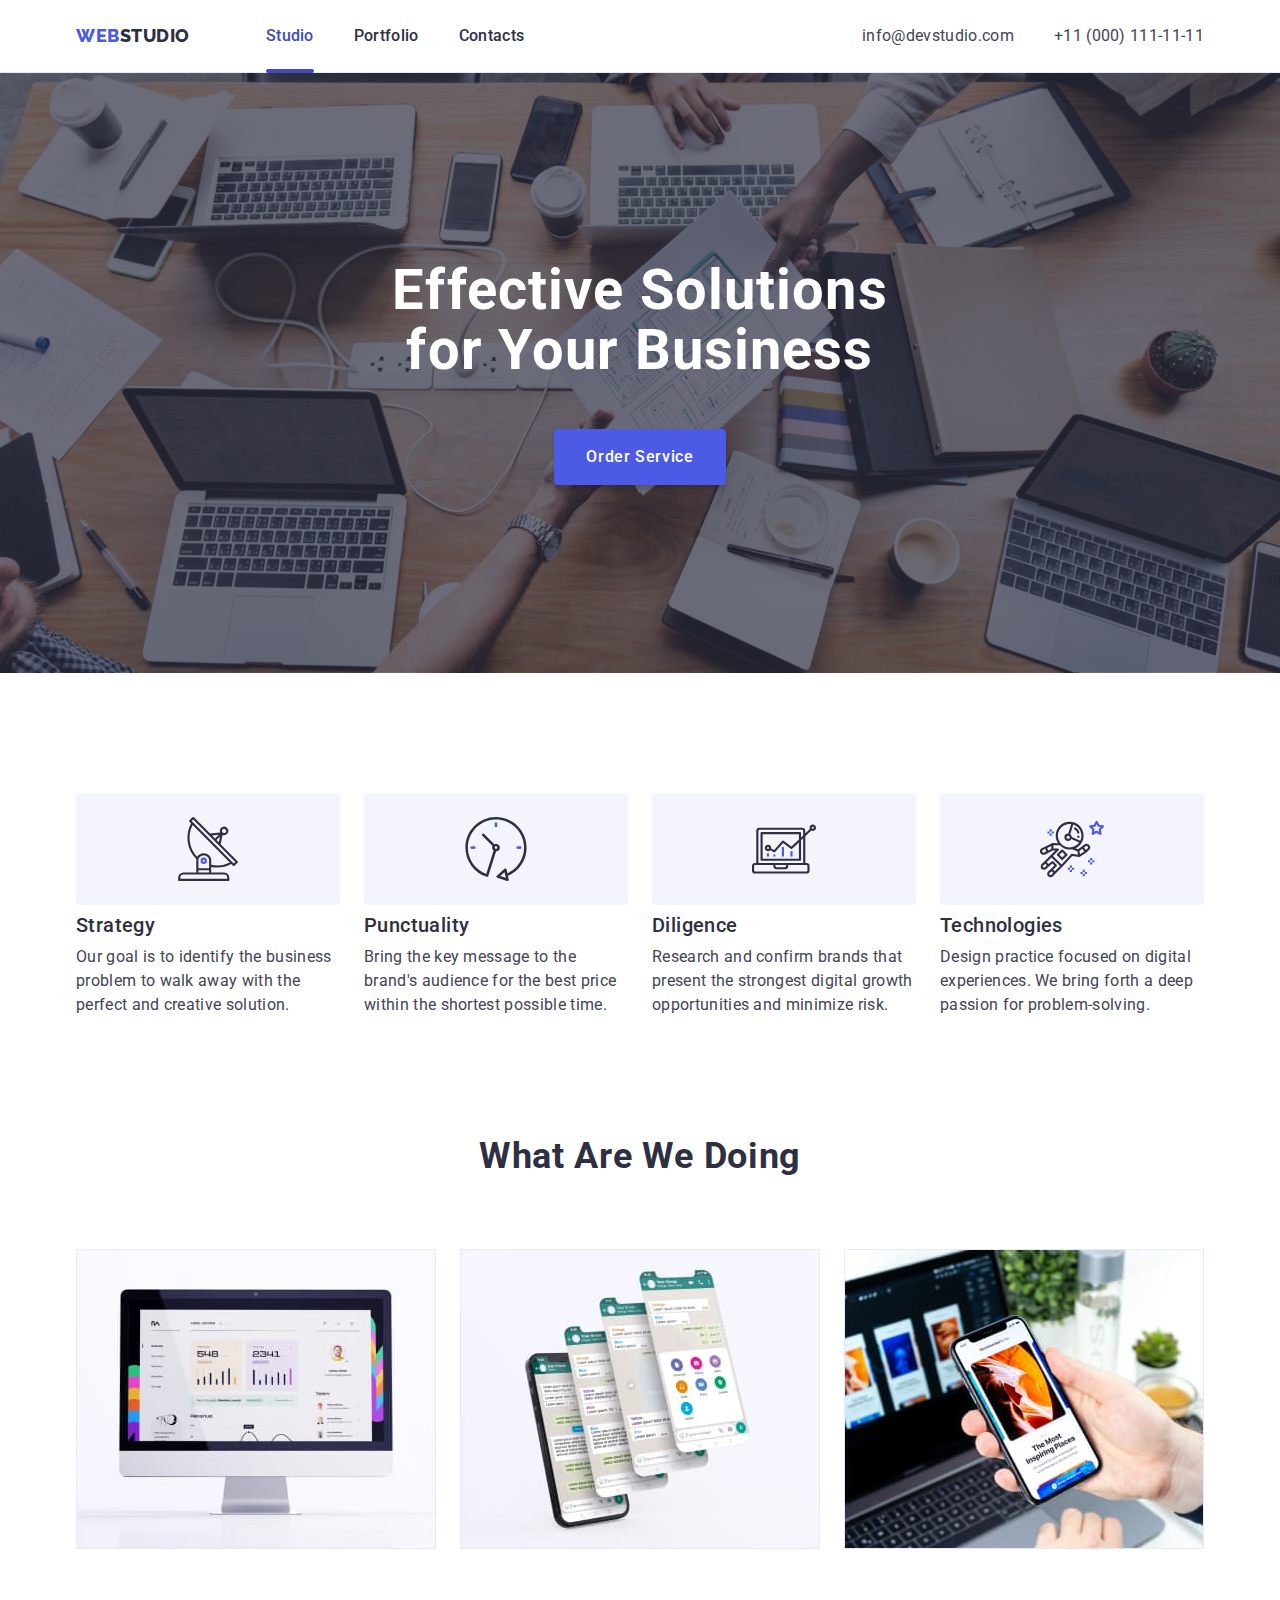
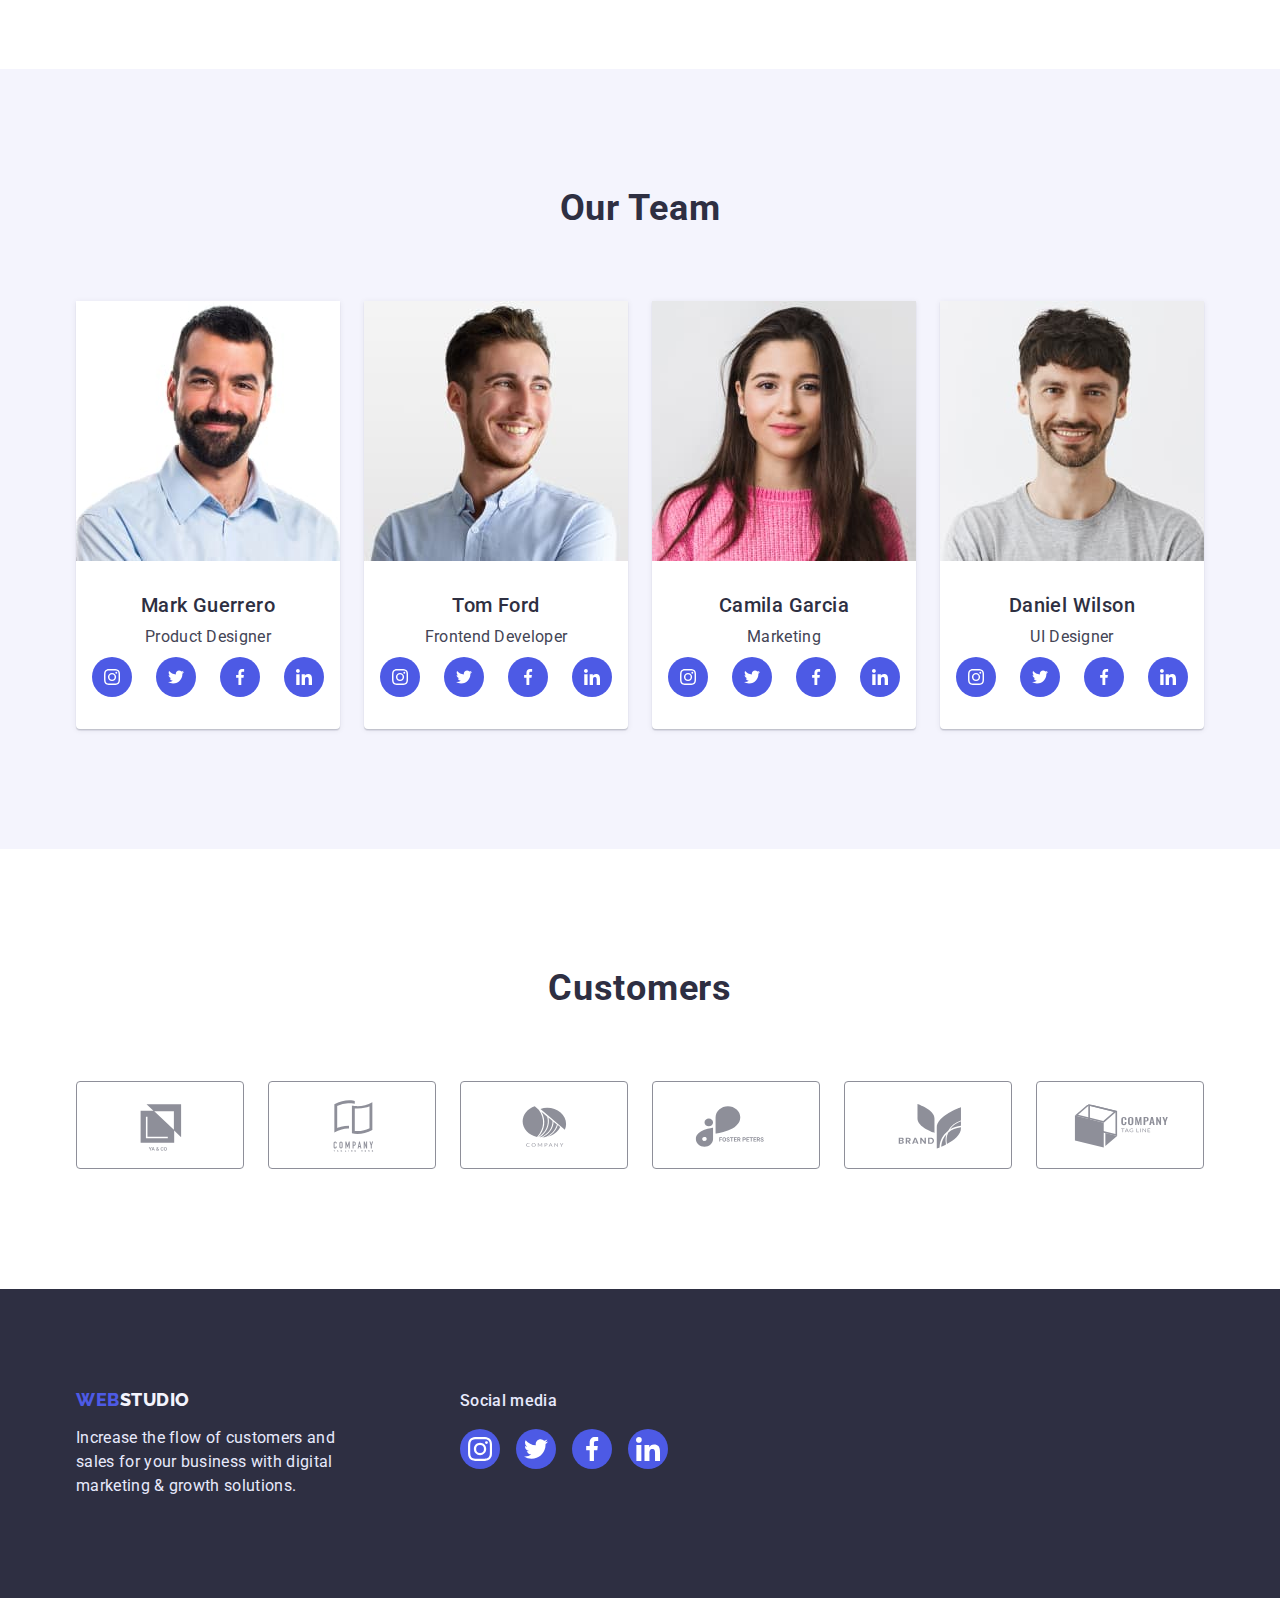
<file: index.html>
<!DOCTYPE html>
<html lang="en">
  <head>
    <meta charset="UTF-8" />
    <meta http-equiv="X-UA-Compatible" content="IE=edge" />
    <meta name="viewport" content="width=device-width, initial-scale=1.0" />
    <title>Студія</title>
    <link rel="preconnect" href="https://fonts.googleapis.com" />
    <link rel="preconnect" href="https://fonts.gstatic.com" crossorigin />
    <link
      href="https://fonts.googleapis.com/css2?family=Raleway:wght@800&family=Roboto:wght@400;500;700;900&display=swap"
      rel="stylesheet"
    />
    <link
      rel="stylesheet"
      href="https://cdnjs.cloudflare.com/ajax/libs/modern-normalize/1.1.0/modern-normalize.min.css"
    />
    <link rel="stylesheet" href="./css/styles.css" />
  </head>
  <body>
    <!---------------------------------- Шапка ------------------------------------------>
    <header class="header shadow-port-head">
      <div class="container header-container">
        <nav class="nav">
          <a class="logo link">Web<span class="studio">Studio</span></a>

          <ul class="nav-menu list">
            <li class="nav-item">
              <a class="nav-link current link" href="./index.html">Studio</a>
            </li>

            <li class="nav-item">
              <a class="nav-link link" href="./portfolio.html">Portfolio</a>
            </li>
            <li class="nav-item">
              <a class="nav-link link" href="">Contacts</a>
            </li>
          </ul>
        </nav>

        <address class="address">
          <ul class="address-list list">
            <li class="address-items">
              <a class="address-item link" href="mailto:info@devstudio.com"
                >info@devstudio.com</a
              >
            </li>
            <li class="address-items">
              <a class="address-item link" href="tel:+110001111111"
                >+11 (000) 111-11-11</a
              >
            </li>
          </ul>
        </address>
      </div>
    </header>
    <!-------------------------------Головна частина-------------------------------------->
    <main>
      <section class="hero hero-wrap">
        <div class="container">
          <h1 class="hero-title">Effective Solutions for Your Business</h1>

          <button class="hero-button" data-modal-open type="button">
            Order Service
          </button>
        </div>
      </section>
      <section class="solutions section">
        <div class="container">
          <h2 class="solutions-titel visually-hidden">Effective Solutions</h2>
          <ul class="solutions-text-list list">
            <li class="solutions-text-item icon-anten">
              <h3 class="solutions-text-title">Strategy</h3>
              <p class="solutions-text">
                Our goal is to identify the business problem to walk away with
                the perfect and creative solution.
              </p>
            </li>
            <li class="solutions-text-item icon-clock">
              <h3 class="solutions-text-title">Punctuality</h3>
              <p class="solutions-text">
                Bring the key message to the brand's audience for the best price
                within the shortest possible time.
              </p>
            </li>
            <li class="solutions-text-item icon-diagram">
              <h3 class="solutions-text-title">Diligence</h3>
              <p class="solutions-text">
                Research and confirm brands that present the strongest digital
                growth opportunities and minimize risk.
              </p>
            </li>
            <li class="solutions-text-item icon-astronaut">
              <h3 class="solutions-text-title">Technologies</h3>
              <p class="solutions-text">
                Design practice focused on digital experiences. We bring forth a
                deep passion for problem-solving.
              </p>
            </li>
          </ul>
        </div>
      </section>
      <section class="example section">
        <div class="container">
          <h2 class="title title-container">What are we doing</h2>
          <ul class="example-list list">
            <li class="example-item">
              <img
                src="./images/img-1.jpg"
                alt="monitor display"
                width="360"
                height="300"
              />
            </li>
            <li class="example-item">
              <img
                src="./images/img-2.jpg"
                alt="visualization app"
                width="360"
                height="300"
              />
            </li>
            <li class="example-item">
              <img
                src="./images/img-3.jpg"
                alt="computer and phone"
                width="360"
                height="300"
              />
            </li>
          </ul>
        </div>
      </section>
      <section class="section team">
        <div class="container">
          <h2 class="title title-container">Our Team</h2>
          <ul class="team-list list">
            <li class="team-card">
              <img
                src="./images/mark.jpg"
                alt="team foto"
                width="264"
                height="260"
              />
              <div class="container-team-card">
                <h3 class="team-name">Mark Guerrero</h3>
                <p class="team-text">Product Designer</p>
                <ul class="team-soc-list list">
                  <li class="team-soc-item">
                    <a class="team-soc-link" href="">
                      <svg width="16" height="16" class="team-soc-icon">
                        <use href="./images/icons2.svg#icon-instagram"></use>
                      </svg>
                    </a>
                  </li>
                  <li class="team-soc-item">
                    <a class="team-soc-link" href="">
                      <svg width="16" height="16" class="team-soc-icon">
                        <use href="./images/icons2.svg#icon-twitter"></use>
                      </svg>
                    </a>
                  </li>
                  <li class="team-soc-item">
                    <a class="team-soc-link" href="">
                      <svg width="16" height="16" class="team-soc-icon">
                        <use href="./images/icons2.svg#icon-facebook"></use>
                      </svg>
                    </a>
                  </li>
                  <li class="team-soc-item">
                    <a class="team-soc-link" href="">
                      <svg width="16" height="16" class="team-soc-icon">
                        <use href="./images/icons2.svg#icon-linkedin"></use>
                      </svg>
                    </a>
                  </li>
                </ul>
              </div>
            </li>
            <li class="team-card">
              <img
                src="./images/tom.jpg"
                alt="team foto"
                width="264"
                height="260"
              />
              <div class="container-team-card">
                <h3 class="team-name">Tom Ford</h3>
                <p class="team-text">Frontend Developer</p>
                <ul class="team-soc-list list">
                  <li class="team-soc-item">
                    <a class="team-soc-link" href="">
                      <svg width="16" height="16" class="team-soc-icon">
                        <use href="./images/icons2.svg#icon-instagram"></use>
                      </svg>
                    </a>
                  </li>
                  <li class="team-soc-item">
                    <a class="team-soc-link" href="">
                      <svg width="16" height="16" class="team-soc-icon">
                        <use href="./images/icons2.svg#icon-twitter"></use>
                      </svg>
                    </a>
                  </li>
                  <li class="team-soc-item">
                    <a class="team-soc-link" href="">
                      <svg width="16" height="16" class="team-soc-icon">
                        <use href="./images/icons2.svg#icon-facebook"></use>
                      </svg>
                    </a>
                  </li>
                  <li class="team-soc-item">
                    <a class="team-soc-link" href="">
                      <svg width="16" height="16" class="team-soc-icon">
                        <use href="./images/icons2.svg#icon-linkedin"></use>
                      </svg>
                    </a>
                  </li>
                </ul>
              </div>
            </li>
            <li class="team-card">
              <img
                src="./images/camila.jpg"
                alt="team foto"
                width="264"
                height="260"
              />
              <div class="container-team-card">
                <h3 class="team-name">Camila Garcia</h3>
                <p class="team-text">Marketing</p>
                <ul class="team-soc-list list">
                  <li class="team-soc-item">
                    <a class="team-soc-link" href="">
                      <svg width="16" height="16" class="team-soc-icon">
                        <use href="./images/icons2.svg#icon-instagram"></use>
                      </svg>
                    </a>
                  </li>
                  <li class="team-soc-item">
                    <a class="team-soc-link" href="">
                      <svg width="16" height="16" class="team-soc-icon">
                        <use href="./images/icons2.svg#icon-twitter"></use>
                      </svg>
                    </a>
                  </li>
                  <li class="team-soc-item">
                    <a class="team-soc-link" href="">
                      <svg width="16" height="16" class="team-soc-icon">
                        <use href="./images/icons2.svg#icon-facebook"></use>
                      </svg>
                    </a>
                  </li>
                  <li class="team-soc-item">
                    <a class="team-soc-link" href="">
                      <svg width="16" height="16" class="team-soc-icon">
                        <use href="./images/icons2.svg#icon-linkedin"></use>
                      </svg>
                    </a>
                  </li>
                </ul>
              </div>
            </li>
            <li class="team-card">
              <img
                src="./images/daniel.jpg"
                alt="team foto"
                width="264"
                height="260"
              />
              <div class="container-team-card">
                <h3 class="team-name">Daniel Wilson</h3>
                <p class="team-text">UI Designer</p>
                <ul class="team-soc-list list">
                  <li class="team-soc-item">
                    <a class="team-soc-link" href="">
                      <svg width="16" height="16" class="team-soc-icon">
                        <use href="./images/icons2.svg#icon-instagram"></use>
                      </svg>
                    </a>
                  </li>
                  <li class="team-soc-item">
                    <a class="team-soc-link" href="">
                      <svg width="16" height="16" class="team-soc-icon">
                        <use href="./images/icons2.svg#icon-twitter"></use>
                      </svg>
                    </a>
                  </li>
                  <li class="team-soc-item">
                    <a class="team-soc-link" href="">
                      <svg width="16" height="16" class="team-soc-icon">
                        <use href="./images/icons2.svg#icon-facebook"></use>
                      </svg>
                    </a>
                  </li>
                  <li class="team-soc-item">
                    <a class="team-soc-link" href="">
                      <svg width="16" height="16" class="team-soc-icon">
                        <use href="./images/icons2.svg#icon-linkedin"></use>
                      </svg>
                    </a>
                  </li>
                </ul>
              </div>
            </li>
          </ul>
        </div>
      </section>
      <!---------------------------Клієнти------------------------------------->
      <section class="section">
        <div class="container">
          <h2 class="title title-customers">Customers</h2>
          <ul class="customers-list list">
            <li class="customers-list-item">
              <a class="customers-link link" href=""
                ><svg width="104" height="56" class="customers-icon">
                  <use href="./images/icons2.svg#icon-ya"></use>
                </svg>
              </a>
            </li>
            <li class="customers-list-item">
              <a class="customers-link" href=""
                ><svg width="104" height="56" class="customers-icon">
                  <use href="./images/icons2.svg#icon-here-company"></use>
                </svg>
              </a>
            </li>
            <li class="customers-list-item">
              <a class="customers-link" href=""
                ><svg width="104" height="56" class="customers-icon">
                  <use href="./images/icons2.svg#icon-company"></use>
                </svg>
              </a>
            </li>
            <li class="customers-list-item">
              <a class="customers-link" href=""
                ><svg width="104" height="56" class="customers-icon">
                  <use href="./images/icons2.svg#icon-foster"></use>
                </svg>
              </a>
            </li>
            <li class="customers-list-item">
              <a class="customers-link" href=""
                ><svg width="104" height="56" class="customers-icon">
                  <use href="./images/icons2.svg#icon-brand"></use>
                </svg>
              </a>
            </li>
            <li class="customers-list-item">
              <a class="customers-link" href=""
                ><svg width="104" height="56" class="customers-icon">
                  <use href="./images/icons2.svg#icon-tag-line"></use>
                </svg>
              </a>
            </li>
          </ul>
        </div>
      </section>
    </main>
    <!------------------------------Підвал----------------------------------->
    <footer class="footer">
      <div class="container footer-container">
        <div class="footer-logo-container">
          <a class="footer-logo link"
            >Web<span class="footer-studio">Studio</span></a
          >
          <p class="footer-text">
            Increase the flow of customers and sales for your business with
            digital marketing & growth solutions.
          </p>
        </div>
        <div class="footer-soc-container">
          <h2 class="footer-soc-titel">Social media</h2>
          <ul class="footer-soc-list list">
            <li class="footer-soc-item">
              <a class="footer-soc-link" href="">
                <svg width="24" height="24" class="footer-soc-icon">
                  <use href="./images/icons2.svg#icon-instagram"></use>
                </svg>
              </a>
            </li>
            <li class="footer-soc-item">
              <a class="footer-soc-link" href="">
                <svg width="24" height="24" class="footer-soc-icon">
                  <use href="./images/icons2.svg#icon-twitter"></use>
                </svg>
              </a>
            </li>
            <li class="footer-soc-item">
              <a class="footer-soc-link" href="">
                <svg width="24" height="24" class="footer-soc-icon">
                  <use href="./images/icons2.svg#icon-facebook"></use>
                </svg>
              </a>
            </li>
            <li class="footer-soc-item">
              <a class="footer-soc-link" href="">
                <svg width="24" height="24" class="footer-soc-icon">
                  <use href="./images/icons2.svg#icon-linkedin"></use>
                </svg>
              </a>
            </li>
          </ul>
        </div>
      </div>
    </footer>
    <div class="backdrop is-hidden" data-modal>
      <div class="modal">
        <button type="button" data-modal-close class="modal-close">
          <svg width="8" height="8" class="close-icon">
            <use href="./images/icons2.svg#icon-close"></use>
          </svg>
        </button>
      </div>
    </div>
    <script src="./js/modal.js"></script>
  </body>
</html>
</file>
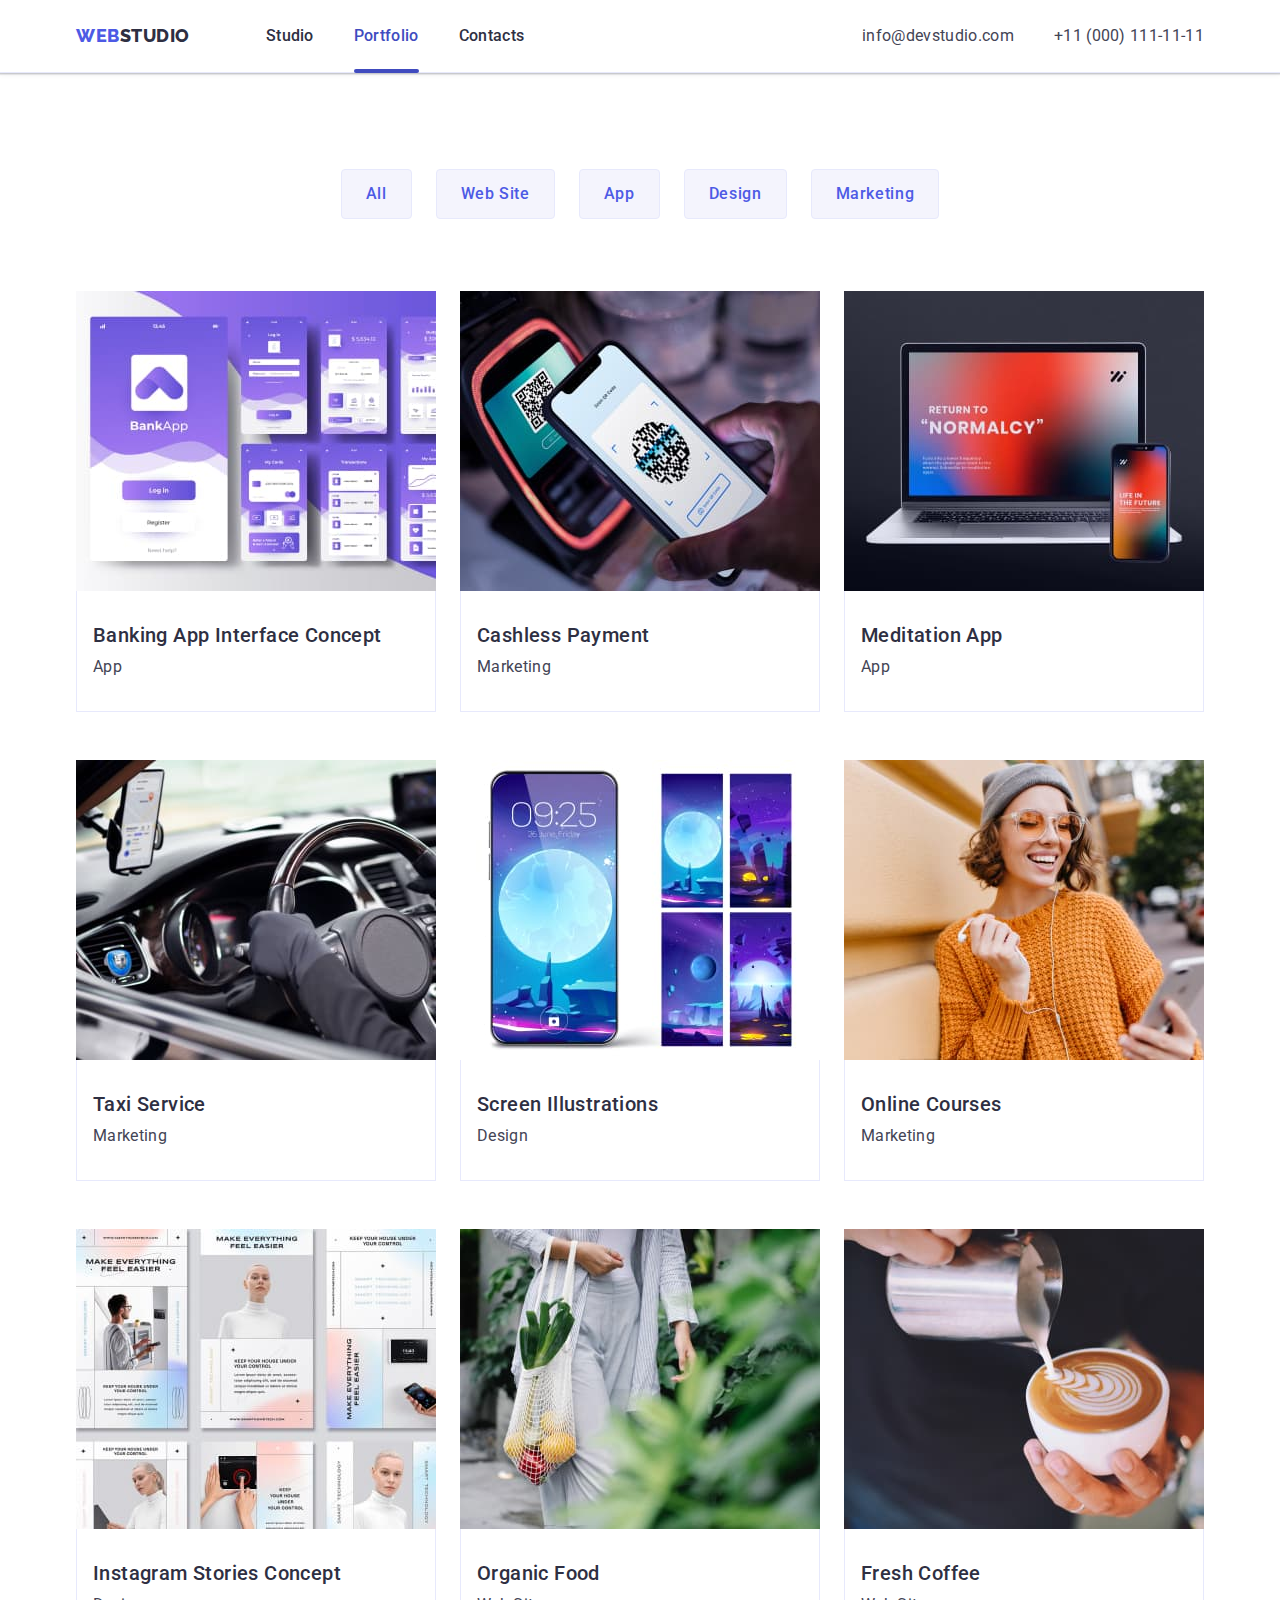
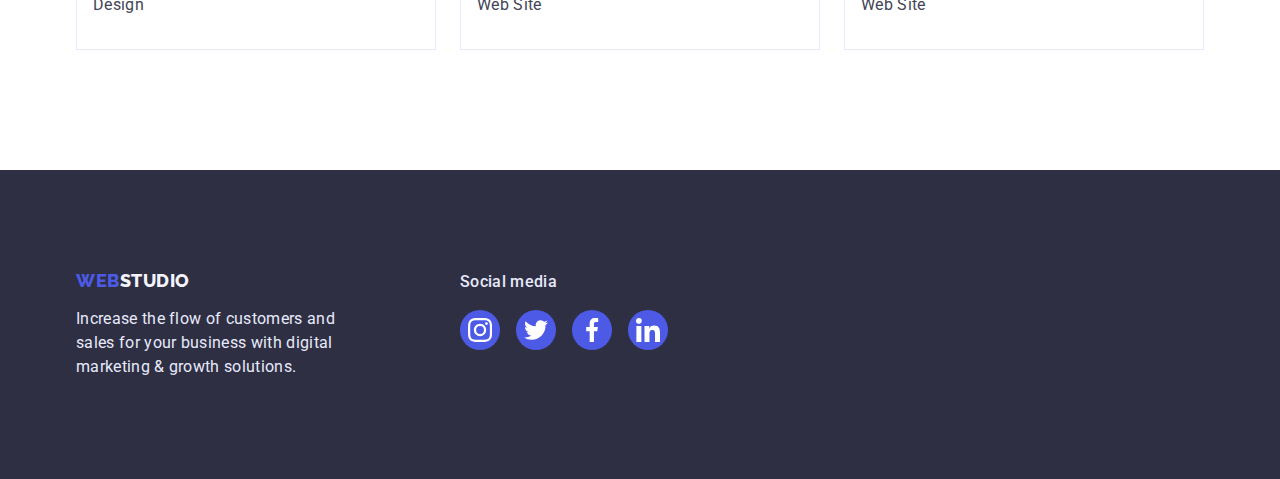
<file: portfolio.html>
<!DOCTYPE html>
<html lang="en">
  <head>
    <meta charset="UTF-8" />
    <meta http-equiv="X-UA-Compatible" content="IE=edge" />
    <meta name="viewport" content="width=device-width, initial-scale=1.0" />
    <title>Портфоліо</title>
    <link rel="preconnect" href="https://fonts.googleapis.com" />
    <link rel="preconnect" href="https://fonts.gstatic.com" crossorigin />
    <link
      href="https://fonts.googleapis.com/css2?family=Raleway:wght@800&family=Roboto:wght@400;500;700;900&display=swap"
      rel="stylesheet"
    />
    <link
      rel="stylesheet"
      href="https://cdnjs.cloudflare.com/ajax/libs/modern-normalize/1.1.0/modern-normalize.min.css"
    />
    <link rel="stylesheet" href="./css/styles.css" />
  </head>
  <body>
    <!------------------------------ Шапка ------------------------------->
    <header class="header shadow-port-head">
      <div class="container header-container">
        <nav class="nav">
          <a class="logo link">Web<span class="studio">Studio</span></a>

          <ul class="nav-menu list">
            <li class="nav-item">
              <a class="nav-link link" href="./index.html">Studio</a>
            </li>

            <li class="nav-item">
              <a class="nav-link current link" href="./portfolio.html"
                >Portfolio</a
              >
            </li>
            <li class="nav-item">
              <a class="nav-link link" href="">Contacts</a>
            </li>
          </ul>
        </nav>

        <address class="address">
          <ul class="address-list list">
            <li class="address-items">
              <a class="address-item link" href="mailto:info@devstudio.com"
                >info@devstudio.com</a
              >
            </li>
            <li class="address-items">
              <a class="address-item link" href="tel:+110001111111"
                >+11 (000) 111-11-11</a
              >
            </li>
          </ul>
        </address>
      </div>
    </header>
    <!----------------------------------Головна частина---------------------------------->
    <main>
      <section class="samples section">
        <div class="container">
          <h1 class="visually-hidden">our works</h1>
          <ul class="samples-bar list">
            <li class="samples-bar-list">
              <button type="button" class="bar-btn">All</button>
            </li>
            <li class="samples-bar-list">
              <button type="button" class="bar-btn">Web Site</button>
            </li>
            <li class="samples-bar-list">
              <button type="button" class="bar-btn">App</button>
            </li>
            <li class="samples-bar-list">
              <button type="button" class="bar-btn">Design</button>
            </li>
            <li class="samples-bar-list">
              <button type="button" class="bar-btn">Marketing</button>
            </li>
          </ul>
          <ul class="samples-pic list">
            <li class="samples-list">
              <a class="samples-lists link" href="">
                <div class="samples-tumb">
                  <img src="./images/img-port1.jpg" alt="app" width="360" />
                  <p class="samples-tumba-text">
                    14 Stylish and User-Friendly App Design Concepts · Task
                    Manager App · Calorie Tracker App · Exotic Fruit Ecommerce
                    App · Cloud Storage App
                  </p>
                </div>
                <div class="samples-pic-container">
                  <h2 class="samples-titel">Banking App Interface Concept</h2>
                  <p class="samples-text">App</p>
                </div>
              </a>
            </li>
            <li class="samples-list">
              <a class="samples-lists link" href="">
                <div class="samples-tumb">
                  <img
                    src="./images/img-port2.jpg"
                    alt="phone and pay"
                    width="360"
                  />
                  <p class="samples-tumba-text">
                    14 Stylish and User-Friendly App Design Concepts · Task
                    Manager App · Calorie Tracker App · Exotic Fruit Ecommerce
                    App · Cloud Storage App
                  </p>
                </div>
                <div class="samples-pic-container">
                  <h2 class="samples-titel">Cashless Payment</h2>
                  <p class="samples-text">Marketing</p>
                </div>
              </a>
            </li>
            <li class="samples-list">
              <a class="samples-lists link" href="">
                <div class="samples-tumb">
                  <img
                    src="./images/img-port3.jpg"
                    alt="laptop phone"
                    width="360"
                  />
                  <p class="samples-tumba-text">
                    14 Stylish and User-Friendly App Design Concepts · Task
                    Manager App · Calorie Tracker App · Exotic Fruit Ecommerce
                    App · Cloud Storage App
                  </p>
                </div>
                <div class="samples-pic-container">
                  <h2 class="samples-titel">Meditation App</h2>
                  <p class="samples-text">App</p>
                </div>
              </a>
            </li>
            <li class="samples-list">
              <a class="samples-lists link" href="">
                <div class="samples-tumb">
                  <img
                    src="./images/img-port4.jpg"
                    alt="navigation in the car"
                    width="360"
                  />
                  <p class="samples-tumba-text">
                    14 Stylish and User-Friendly App Design Concepts · Task
                    Manager App · Calorie Tracker App · Exotic Fruit Ecommerce
                    App · Cloud Storage App
                  </p>
                </div>
                <div class="samples-pic-container">
                  <h2 class="samples-titel">Taxi Service</h2>
                  <p class="samples-text">Marketing</p>
                </div>
              </a>
            </li>
            <li class="samples-list">
              <a class="samples-lists link" href="">
                <div class="samples-tumb">
                  <img
                    src="./images/img-port5.jpg"
                    alt="phone illustrations"
                    width="360"
                  />
                  <p class="samples-tumba-text">
                    14 Stylish and User-Friendly App Design Concepts · Task
                    Manager App · Calorie Tracker App · Exotic Fruit Ecommerce
                    App · Cloud Storage App
                  </p>
                </div>
                <div class="samples-pic-container">
                  <h2 class="samples-titel">Screen Illustrations</h2>
                  <p class="samples-text">Design</p>
                </div>
              </a>
            </li>
            <li class="samples-list">
              <a class="samples-lists link" href="">
                <div class="samples-tumb">
                  <img
                    src="./images/img-port6.jpg"
                    alt="smiling girl"
                    width="360"
                  />
                  <p class="samples-tumba-text">
                    14 Stylish and User-Friendly App Design Concepts · Task
                    Manager App · Calorie Tracker App · Exotic Fruit Ecommerce
                    App · Cloud Storage App
                  </p>
                </div>
                <div class="samples-pic-container">
                  <h2 class="samples-titel">Online Courses</h2>
                  <p class="samples-text">Marketing</p>
                </div>
              </a>
            </li>
            <li class="samples-list">
              <a class="samples-lists link" href="">
                <div class="samples-tumb">
                  <img
                    src="./images/img-port7.jpg"
                    alt="story layout"
                    width="360"
                  />
                  <p class="samples-tumba-text">
                    14 Stylish and User-Friendly App Design Concepts · Task
                    Manager App · Calorie Tracker App · Exotic Fruit Ecommerce
                    App · Cloud Storage App
                  </p>
                </div>
                <div class="samples-pic-container">
                  <h2 class="samples-titel">Instagram Stories Concept</h2>
                  <p class="samples-text">Design</p>
                </div>
              </a>
            </li>
            <li class="samples-list">
              <a class="samples-lists link" href="">
                <div class="samples-tumb">
                  <img
                    src="./images/img-port8.jpg"
                    alt="woman with vegetables"
                    width="360"
                  />
                  <p class="samples-tumba-text">
                    14 Stylish and User-Friendly App Design Concepts · Task
                    Manager App · Calorie Tracker App · Exotic Fruit Ecommerce
                    App · Cloud Storage App
                  </p>
                </div>
                <div class="samples-pic-container">
                  <h2 class="samples-titel">Organic Food</h2>
                  <p class="samples-text">Web Site</p>
                </div>
              </a>
            </li>
            <li class="samples-list">
              <a class="samples-lists link" href="">
                <div class="samples-tumb">
                  <img
                    src="./images/img-port9.jpg"
                    alt="makes a cappuccino"
                    width="360"
                  />
                  <p class="samples-tumba-text">
                    14 Stylish and User-Friendly App Design Concepts · Task
                    Manager App · Calorie Tracker App · Exotic Fruit Ecommerce
                    App · Cloud Storage App
                  </p>
                </div>
                <div class="samples-pic-container">
                  <h2 class="samples-titel">Fresh Coffee</h2>
                  <p class="samples-text">Web Site</p>
                </div>
              </a>
            </li>
          </ul>
        </div>
      </section>
    </main>
    <!----------------------------Підвал-------------------------------->
    <footer class="footer">
      <div class="container footer-container">
        <div class="footer-logo-container">
          <a class="footer-logo link"
            >Web<span class="footer-studio">Studio</span></a
          >
          <p class="footer-text">
            Increase the flow of customers and sales for your business with
            digital marketing & growth solutions.
          </p>
        </div>
        <div class="footer-soc-container">
          <h2 class="footer-soc-titel">Social media</h2>
          <ul class="footer-soc-list list">
            <li class="footer-soc-item">
              <a class="footer-soc-link" href="">
                <svg width="24" height="24" class="footer-soc-icon">
                  <use href="./images/icons2.svg#icon-instagram"></use>
                </svg>
              </a>
            </li>
            <li class="footer-soc-item">
              <a class="footer-soc-link" href="">
                <svg width="24" height="24" class="footer-soc-icon">
                  <use href="./images/icons2.svg#icon-twitter"></use>
                </svg>
              </a>
            </li>
            <li class="footer-soc-item">
              <a class="footer-soc-link" href="">
                <svg width="24" height="24" class="footer-soc-icon">
                  <use href="./images/icons2.svg#icon-facebook"></use>
                </svg>
              </a>
            </li>
            <li class="footer-soc-item">
              <a class="footer-soc-link" href="">
                <svg width="24" height="24" class="footer-soc-icon">
                  <use href="./images/icons2.svg#icon-linkedin"></use>
                </svg>
              </a>
            </li>
          </ul>
        </div>
      </div>
    </footer>
  </body>
</html>
</file>
<file: css/styles.css>
:root {
  --background-body-color: #ffffff;
  --primary-text-color: #434455;
  --titel-text-color: #2e2f42;
  --button-text-color: #4d5ae5;
  --button-hover-background: #404bbf;
  --second-background-color: #f4f4fd;
  --footer-text-color: #e7e9fc;
  --custom-color: #8e8f99;
  --bg-gradient: linear-gradient(rgba(46, 47, 66, 0.7), rgba(46, 47, 66, 0.7));
  --modal-bg: #fcfcfc;
}

.list {
  list-style: none;
  margin: 0;
}

p,
h1,
h2,
h3,
h4,
h5,
h6 {
  margin: 0;
}
ul {
  padding-left: 0;
  margin: 0;
}

button {
  cursor: pointer;
}

address {
  font-style: normal;
}

img {
  display: block;
  max-width: 100%;
  height: auto;
}

.visually-hidden {
  position: absolute;
  width: 1px;
  height: 1px;
  margin: -1px;
  border: 0;
  padding: 0;
  white-space: nowrap;
  clip-path: inset(100%);
  clip: rect(0 0 0 0);
  overflow: hidden;
}

/* --------------Тіло сторінки ------------------*/

body {
  margin: 0;
  color: var(--primary-text-color);
  font-family: 'Roboto', sans-serif;
  font-size: 16px;
  line-height: 1.5;
}

.container {
  width: 1158px;
  padding-left: 15px;
  padding-right: 15px;
  margin: 0 auto;
  /* outline: 2px solid tomato; */
  /* background-color: aqua; */
}

.shadow-port-head {
  box-shadow: 0px 2px 1px rgba(46, 47, 66, 0.08),
    0px 1px 1px rgba(46, 47, 66, 0.16), 0px 1px 6px rgba(46, 47, 66, 0.08);
}

.header {
  padding-top: 24px;
  padding-bottom: 24px;
  border-bottom-width: 1px;
  border-bottom-style: solid;
  border-bottom-color: #e7e9fc;
}

.section {
  padding: 120px 0;
}

/*-------------------Логотип--------------------- */

.link {
  text-decoration: none;
}

.logo {
  margin-right: 76px;
  text-transform: uppercase;
  font-family: 'Raleway', sans-serif;
  color: var(--button-text-color);
  font-weight: 800;
  font-size: 18px;
  line-height: 1.17;
  letter-spacing: 0.03em;
}

.studio {
  color: var(--titel-text-color);
}

/*---------------------- Навігація------------------ */
.nav-menu {
  display: flex;
  gap: 40px;
}

.nav {
  display: flex;
  align-items: center;
  margin-right: auto;
}

.header-container {
  display: flex;
  margin-right: auto;
}

.nav-link.current {
  color: var(--button-hover-background);
}

.nav-link:hover,
.nav-link:focus {
  color: var(--button-hover-background);
}

.nav-link {
  display: block;
  position: relative;
  text-decoration: none;
  font-weight: 500;
  letter-spacing: 0.02em;
  line-height: 1.5;
  color: var(--titel-text-color);
  transition-property: color;
  transition-duration: 250ms;
  transition-timing-function: cubic-bezier(0.4, 0, 0.2, 1);
}

.nav-link::after {
  content: '';
  opacity: 0;
  display: block;
  position: absolute;
  bottom: -25px;
  left: 0;
  height: 4px;
  width: 100%;
  background-color: var(--button-hover-background);
  border-radius: 2px;
  transition-property: opacity;
  transition-duration: 250ms;
  transition-timing-function: cubic-bezier(0.4, 0, 0.2, 1);
}

.nav-link:hover::after,
.nav-link:focus::after,
.nav-link.current::after {
  opacity: 1;
}
/*------------------------Адрес ------------------*/

.address-list .address-item:hover,
.address-list .address-item:focus {
  color: var(--button-hover-background);
}

.address-item {
  color: var(--primary-text-color);
  letter-spacing: 0.02em;
  transition-property: color;
  transition-duration: 250ms;
  transition-timing-function: cubic-bezier(0.4, 0, 0.2, 1);
}

.address-list {
  display: flex;
  gap: 40px;
}

/* ------------------Головна частина--------------- */

.title {
  font-weight: 700;
  font-size: 36px;
  line-height: 1.11;
  text-align: center;
  text-transform: capitalize;
  letter-spacing: 0.02em;
  color: var(--titel-text-color);
}
/* -----------------------Герой --------------------------*/
.hero {
  max-width: 1440px;
  padding: 188px 0;
  margin: 0 auto;
  text-align: center;
}

.hero-wrap {
  background-color: var(--titel-text-color);
  background-image: var(--bg-gradient), url(../images/bg-img.jpg);
  background-repeat: no-repeat;
  background-position: center;
  background-size: cover;
}

.hero-title {
  width: 496px;
  margin: 0 auto;
  margin-bottom: 48px;
  color: var(--background-body-color);
  font-weight: 700;
  font-size: 56px;
  line-height: 1.07;
  letter-spacing: 0.02em;
  text-align: center;
}

.hero-button:focus,
.hero-button:hover {
  color: var(--background-body-color);
  font-weight: 500;
  font-size: 16px;
  line-height: 1.5;
  letter-spacing: 0.04em;
  background: var(--button-hover-background);
}

.hero-button {
  text-align: center;
  /* min-width: 169px; */
  border-radius: 4px;
  border: 0;
  padding: 16px 32px;
  font-family: 'Roboto', sans-serif;
  color: var(--background-body-color);
  font-weight: 500;
  font-size: 16px;
  line-height: 1.5;
  letter-spacing: 0.04em;
  background-color: var(--button-text-color);
  box-shadow: 0px 4px 4px rgba(0, 0, 0, 0.15);
  transition-property: background-color;
  transition-duration: 250ms;
  transition-timing-function: cubic-bezier(0.4, 0, 0.2, 1);
}

/*-------------------- Рішення--------------------- */

.solutions-text-title {
  margin-bottom: 8px;
  font-weight: 500;
  font-size: 20px;
  line-height: 1.2;
  letter-spacing: 0.02em;
  color: var(--titel-text-color);
}

.solutions-text {
  letter-spacing: 0.02em;
  line-height: 1.5;
}

.solutions-text-list {
  display: flex;
}

.solutions-text-item {
  width: calc((100% - 72px) / 4);
  margin-right: 24px;
}

.solutions-text-item::before {
  content: '';
  display: block;
  height: 112px;
  background-color: var(--second-background-color);
  border-radius: 4px;
  background-size: 64px 64px;
  background-repeat: no-repeat;
  background-position: center;
  margin-bottom: 8px;
  /* outline: 1px solid red; */
}

.icon-anten::before {
  background-image: url(../images/antenna.svg);
}

.icon-clock::before {
  background-image: url(../images/clock.svg);
}

.icon-diagram::before {
  background-image: url(../images/diagram.svg);
}

.icon-astronaut::before {
  background-image: url(../images/astronaut.svg);
}

.solutions-text-item:nth-child(4n) {
  margin-right: 0;
}

/* ----------------Приклади робіт ----------------------*/
.section.example {
  padding-top: 0;
}

.title-container {
  margin-bottom: 72px;
}

.example-item {
  width: calc((100% - 48px) / 3);
  margin-right: 24px;
}

.example-item:nth-child(3n) {
  margin-right: 0;
}

.example-list {
  display: flex;
}
/* ------------------- Команда ------------------------------*/

.team {
  background: var(--second-background-color);
}

.container-team-card {
  padding: 32px 0;
}

.team-name {
  text-align: center;
  margin-bottom: 8px;
  font-weight: 500;
  font-size: 20px;
  line-height: 1.2;
  letter-spacing: 0.02em;
  color: var(--titel-text-color);
}
.team-text {
  text-align: center;
  letter-spacing: 0.02em;
  margin-bottom: 8px;
}

.team-card {
  background-color: var(--background-body-color);
  width: calc((100% - 72px) / 4);
  margin-right: 24px;
  box-shadow: 0px 1px 6px rgba(46, 47, 66, 0.08),
    0px 1px 1px rgba(46, 47, 66, 0.16), 0px 2px 1px rgba(46, 47, 66, 0.08);
  border-radius: 0px 0px 4px 4px;
}

.team-card:nth-child(4n) {
  margin-right: 0;
}

.team-list {
  display: flex;
}

.team-soc-list {
  display: flex;
  justify-content: center;
  gap: 24px;
}

.team-soc-item {
  width: 40px;
  height: 40px;
}

.team-soc-link {
  width: 100%;
  height: 100%;
  border-radius: 50%;
  background-color: var(--button-text-color);
  display: flex;
  align-items: center;
  justify-content: center;

  transition-property: background-color;
  transition-duration: 250ms;
  transition-timing-function: cubic-bezier(0.4, 0, 0.2, 1);
}

.team-soc-icon {
  fill: #ffffff;
}

.team-soc-link:hover,
.team-soc-link:focus {
  background-color: var(--button-hover-background);
}

/* ----------------------Клієнти------------------------ */
.title-customers {
  margin-bottom: 72px;
}
.customers-list {
  display: flex;
  justify-content: center;
}

.customers-list-item {
  width: calc((100% - 120px) / 6);
  margin-right: 24px;
}

.customers-list-item:nth-child(6n) {
  margin-right: 0;
}

.customers-link {
  display: flex;
  border: 1px solid var(--custom-color);
  height: 88px;
  border-radius: 4px;
  align-items: center;
  justify-content: center;
  padding: 16px 32px;
  color: var(--custom-color);
  transition-property: border, color;
  transition-duration: 250ms;
  transition-timing-function: cubic-bezier(0.4, 0, 0.2, 1);
}

.customers-icon {
  fill: currentColor;
}
.customers-link:focus,
.customers-link:hover {
  border: 1px solid var(--button-hover-background);
  color: var(--button-hover-background);
}

/* ---приклад альтернативний--- */

/* .customers-link:hover {
  border: 1px solid var(--button-hover-background);
}

.customers-link:hover .customers-icon {
  fill: #404bbf;
} */

/* ------------------------Підвал--------------------------- */

.footer {
  background: var(--titel-text-color);
  padding: 100px 0;
}

.footer-logo {
  text-decoration: none;
  text-transform: uppercase;
}

.footer-logo {
  display: inline-block;
  font-family: 'Raleway', sans-serif;
  font-weight: 800;
  font-size: 18px;
  line-height: 1.17;
  letter-spacing: 0.03em;
  margin-bottom: 16px;
  color: var(--button-text-color);
}

.footer-studio {
  color: var(--second-background-color);
}

.footer-text {
  color: var(--footer-text-color);
  letter-spacing: 0.02em;
}

.footer-container {
  display: flex;
}

.footer-logo-container {
  margin-right: 120px;
  width: 264px;
  /* outline: 1px solid red; */
}

.footer-soc-container {
  width: 208px;
  /* outline: 1px solid red; */
}

.footer-soc-titel {
  color: var(--footer-text-color);
  font-weight: 500;
  font-size: 16px;
  line-height: 1.5;
  letter-spacing: 0.02em;
  margin-bottom: 16px;
}

.footer-soc-list {
  display: flex;
  justify-content: center;
  gap: 16px;
}

.footer-soc-item {
  width: 40px;
  height: 40px;
}

.footer-soc-link {
  width: 100%;
  height: 100%;
  border-radius: 50%;
  background-color: var(--button-text-color);
  display: flex;
  align-items: center;
  justify-content: center;
  transition-property: background-color;
  transition-duration: 250ms;
  transition-timing-function: cubic-bezier(0.4, 0, 0.2, 1);
}

.footer-soc-icon {
  fill: #ffffff;
}

.footer-soc-link:hover,
.footer-soc-link:focus {
  background-color: #31d0aa;
}

/*-------------------- Портфоліо --------------------*/

.section.samples {
  padding-top: 96px;
}
.samples-bar {
  display: flex;
  margin-bottom: 72px;
  justify-content: center;
  gap: 24px;
}

.samples-pic {
  display: flex;
  flex-wrap: wrap;
}

.samples-list {
  width: calc((100% - 48px) / 3);
  margin-right: 24px;
  margin-bottom: 48px;
}

.samples-lists {
  display: block;
  transition-property: box-shadow;
  transition-duration: 250ms;
  transition-timing-function: cubic-bezier(0.4, 0, 0.2, 1);
}

.samples-list:nth-child(3n) {
  margin-right: 0;
}

.samples-list:nth-last-child(-n + 3) {
  margin-bottom: 0;
}
.samples-lists:focus,
.samples-lists:hover {
  box-shadow: 0px 1px 6px rgba(46, 47, 66, 0.08),
    0px 1px 1px rgba(46, 47, 66, 0.16), 0px 2px 1px rgba(46, 47, 66, 0.08);
}

.samples-pic-container {
  border-left-width: 1px;
  border-left-style: solid;
  border-left-color: #e7e9fc;
  border-bottom-width: 1px;
  border-bottom-style: solid;
  border-bottom-color: #e7e9fc;
  border-right-width: 1px;
  border-right-style: solid;
  border-right-color: #e7e9fc;
  padding: 32px 16px;
}
.bar-btn {
  border: 1px solid #e7e9fc;
  border-radius: 4px;
  padding: 12px 24px;
  font-family: 'Roboto', sans-serif;
  color: var(--button-text-color);
  font-weight: 500;
  font-size: 16px;
  line-height: 1.5;
  letter-spacing: 0.04em;
  background: var(--second-background-color);
  transition-property: background, color, box-shadow, border-color;
  transition-duration: 250ms;
  transition-timing-function: cubic-bezier(0.4, 0, 0.2, 1);
}

.bar-btn:focus,
.bar-btn:hover {
  background: var(--button-hover-background);
  color: var(--background-body-color);
  box-shadow: 0px 3px 1px rgba(0, 0, 0, 0.1), 0px 2px 1px rgba(0, 0, 0, 0.08),
    0px 2px 2px rgba(0, 0, 0, 0.12);
  border-color: var(--button-hover-background);
}

.samples-lists:hover .samples-tumba-text,
.samples-lists:focus .samples-tumba-text {
  transform: translateY(0);
}
/* .samples-list:focus .samples-tumba-text {
  transform: translateY(0);
} */

.samples-tumba-text {
  position: absolute;
  top: 0;
  transform: translateY(100%);
  transition: transform 250ms;
  transition-property: transform;
  transition-duration: 250ms;
  transition-timing-function: cubic-bezier(0.4, 0, 0.2, 1);
  padding: 40px 32px;
  font-family: 'Roboto', sans-serif;
  font-size: 16px;
  line-height: 1.5;
  color: var(--second-background-color);
  background-color: var(--button-text-color);
  letter-spacing: 0.02em;
  height: 100%;
}

.samples-tumb {
  position: relative;
  overflow: hidden;
}

.samples-titel {
  font-weight: 500;
  font-size: 20px;
  margin-bottom: 8px;
  line-height: 1.2;
  letter-spacing: 0.02em;
  color: var(--titel-text-color);
}

.samples-text {
  letter-spacing: 0.02em;
  color: var(--primary-text-color);
}

/* ---------------Модальне вікно------------------ */

.backdrop {
  position: fixed;
  top: 0;
  left: 0;
  width: 100%;
  height: 100%;
  background-color: rgba(46, 47, 66, 0.4);
  transition: opacity 250ms linear, visibility 250ms linear;
}

.modal {
  position: absolute;
  min-width: 408px;
  min-height: 576px;
  padding: 24px;
  top: 50%;
  left: 50%;
  background: var(--modal-bg);
  box-shadow: 0px 1px 1px rgba(0, 0, 0, 0.14), 0px 1px 3px rgba(0, 0, 0, 0.12),
    0px 2px 1px rgba(0, 0, 0, 0.2);
  border-radius: 4px;
  transform: translate(-50%, -50%) scaleY(1);
  transition: transform 250ms linear;
}

.backdrop.is-hidden .modal {
  transform: translate(-50%, -50%) scaleY(2);
}

.modal-close {
  display: flex;
  position: absolute;
  top: 24px;
  right: 24px;
  justify-content: center;
  align-items: center;
  padding: 0;
  width: 24px;
  height: 24px;
  border-radius: 50%;
  background: var(--footer-text-color);
  border: 1px solid rgba(0, 0, 0, 0.1);
  color: var(--titel-text-color);
  transition-property: background, color;
  transition-duration: 250ms;
  transition-timing-function: cubic-bezier(0.4, 0, 0.2, 1);
}

.close-icon {
  fill: currentColor;
}

.modal-close:hover,
.modal-close:focus {
  background: var(--button-hover-background);
  color: var(--background-body-color);
}

.is-hidden {
  opacity: 0;
  visibility: hidden;
  pointer-events: none;
}

.no-scroll {
  overflow: hidden;
}
</file>
